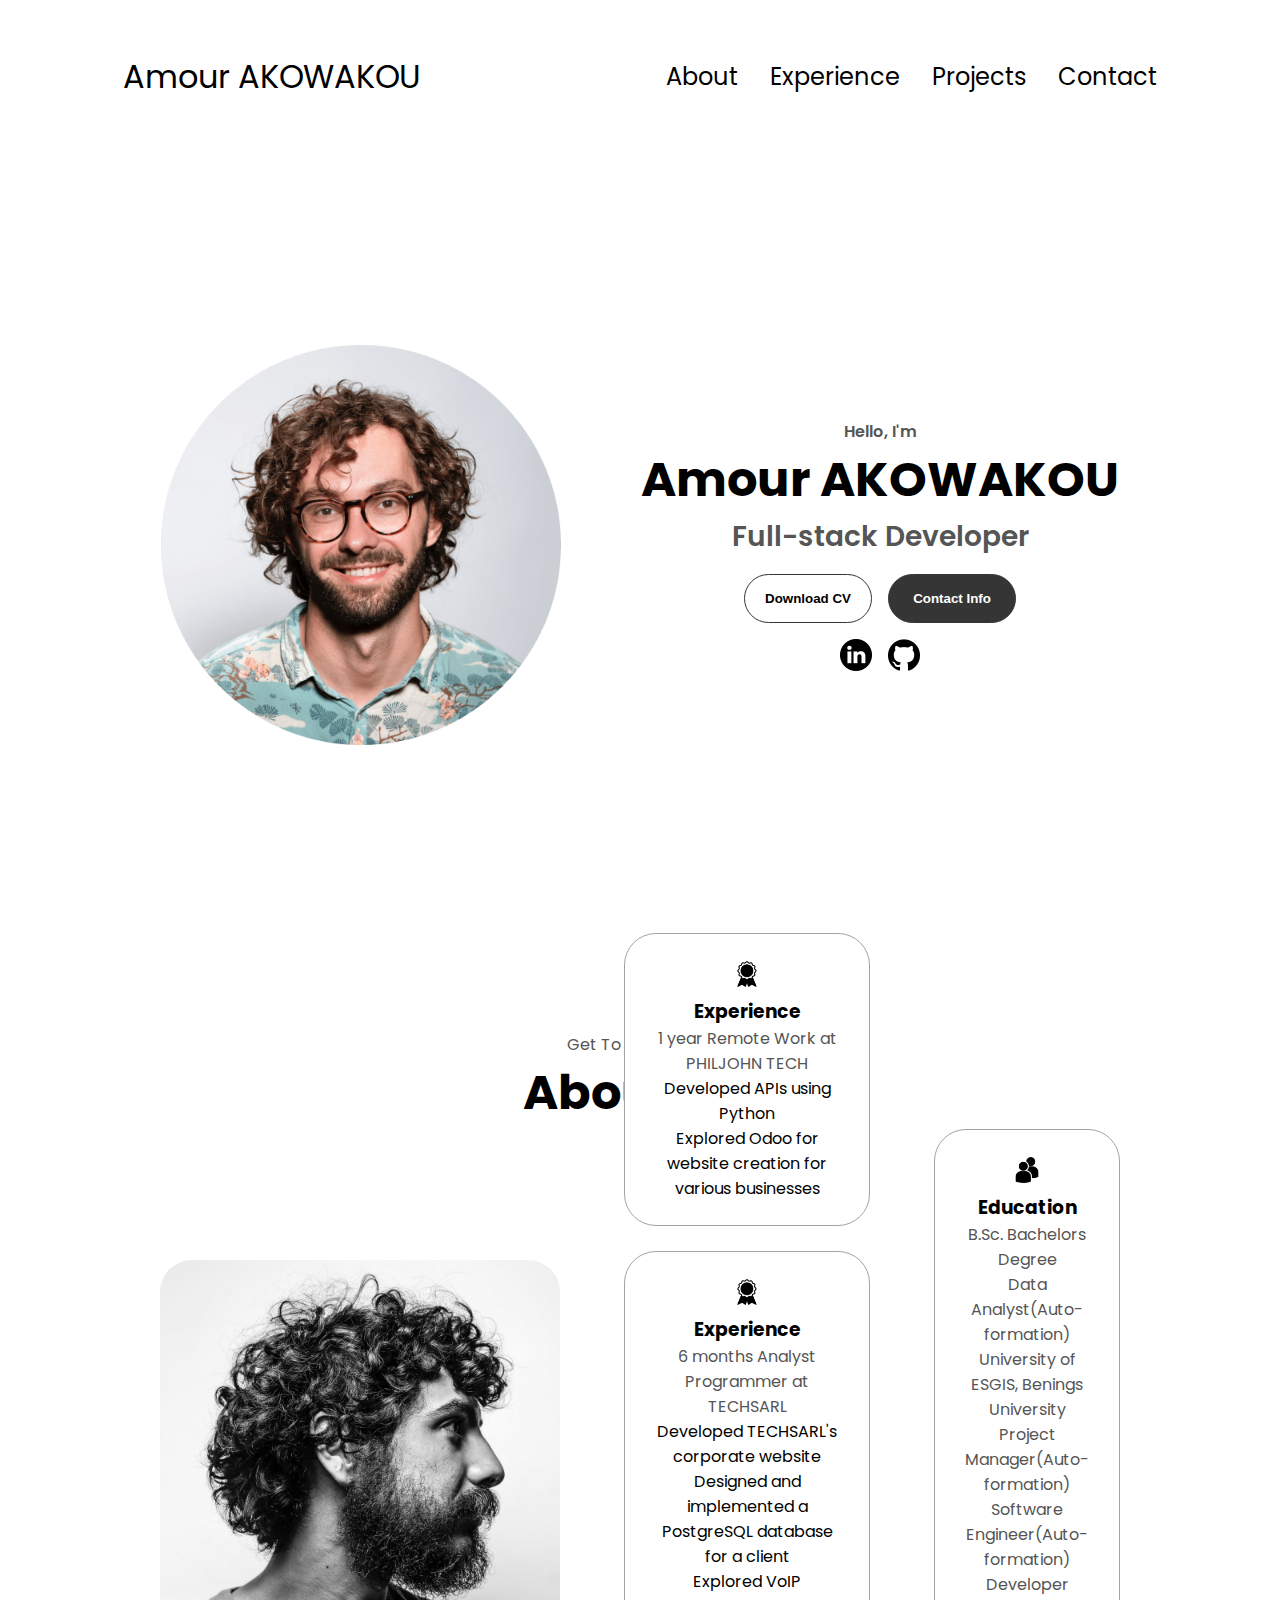
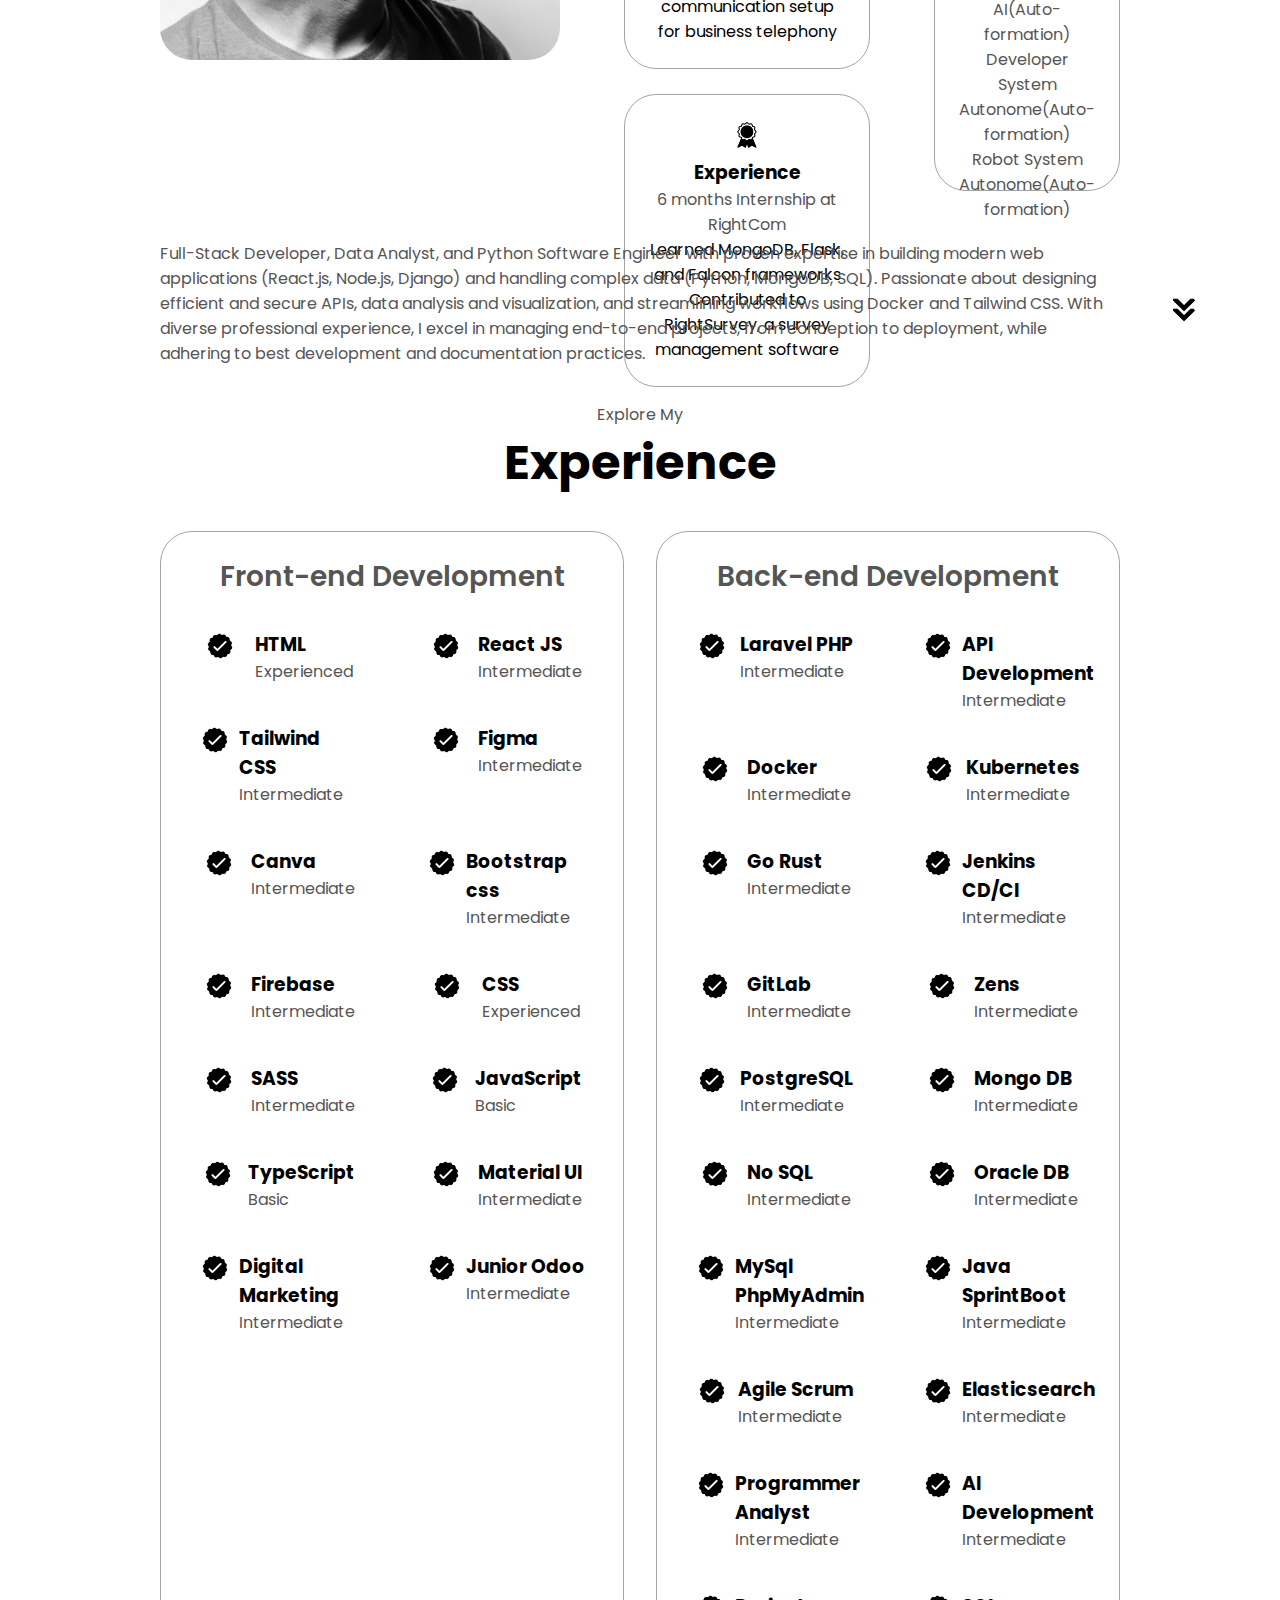
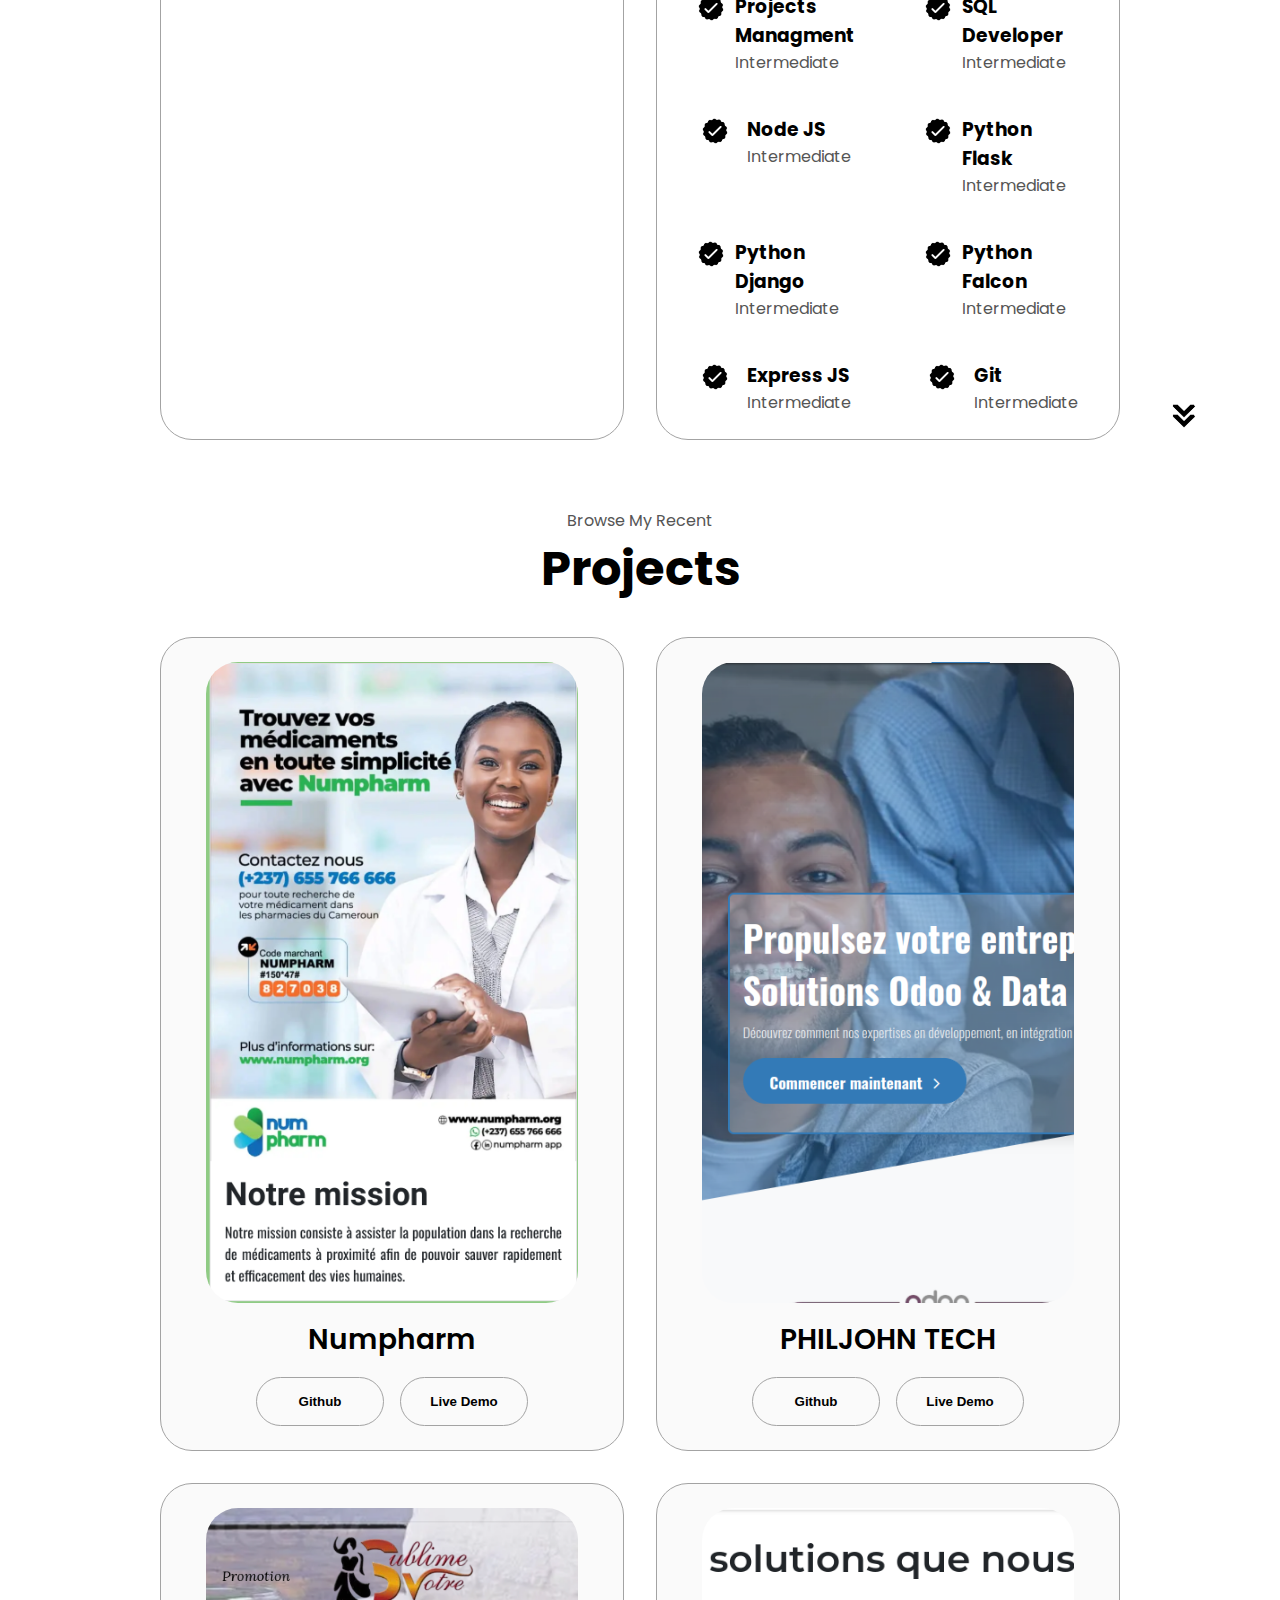
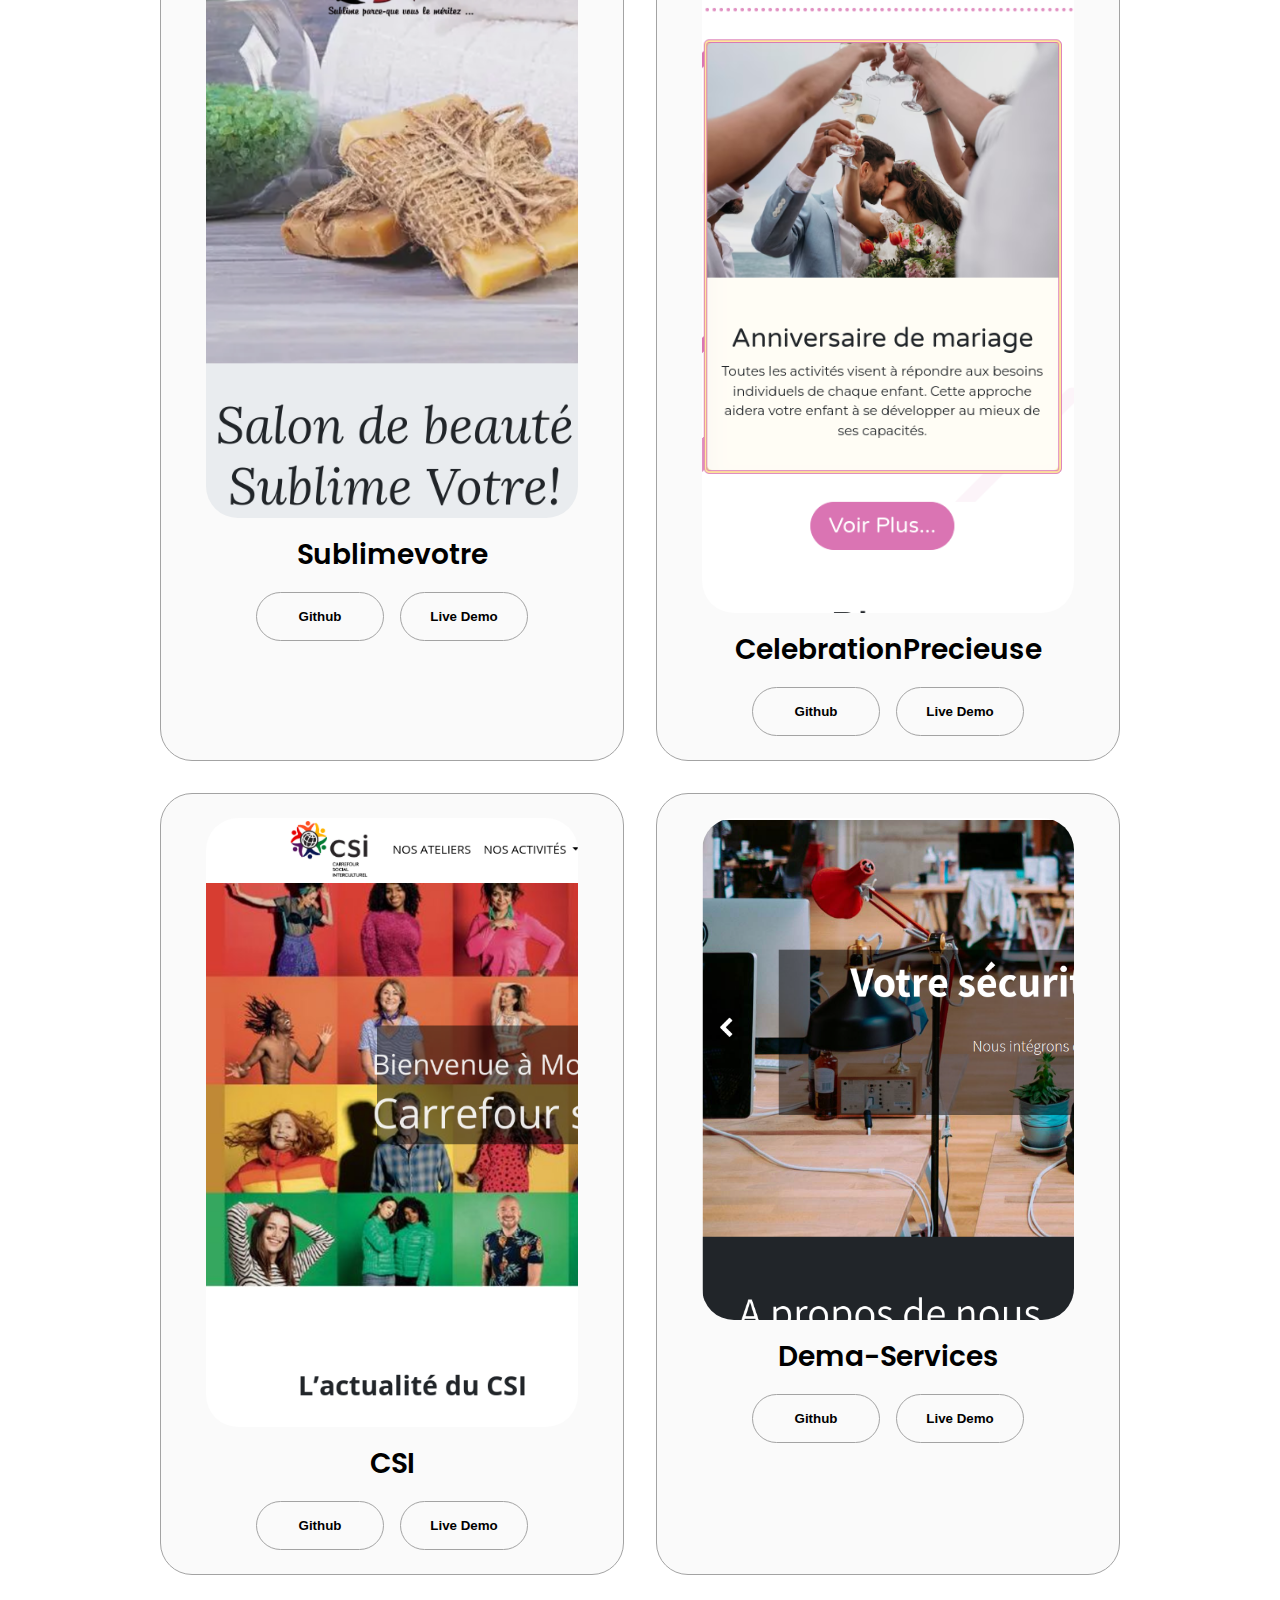
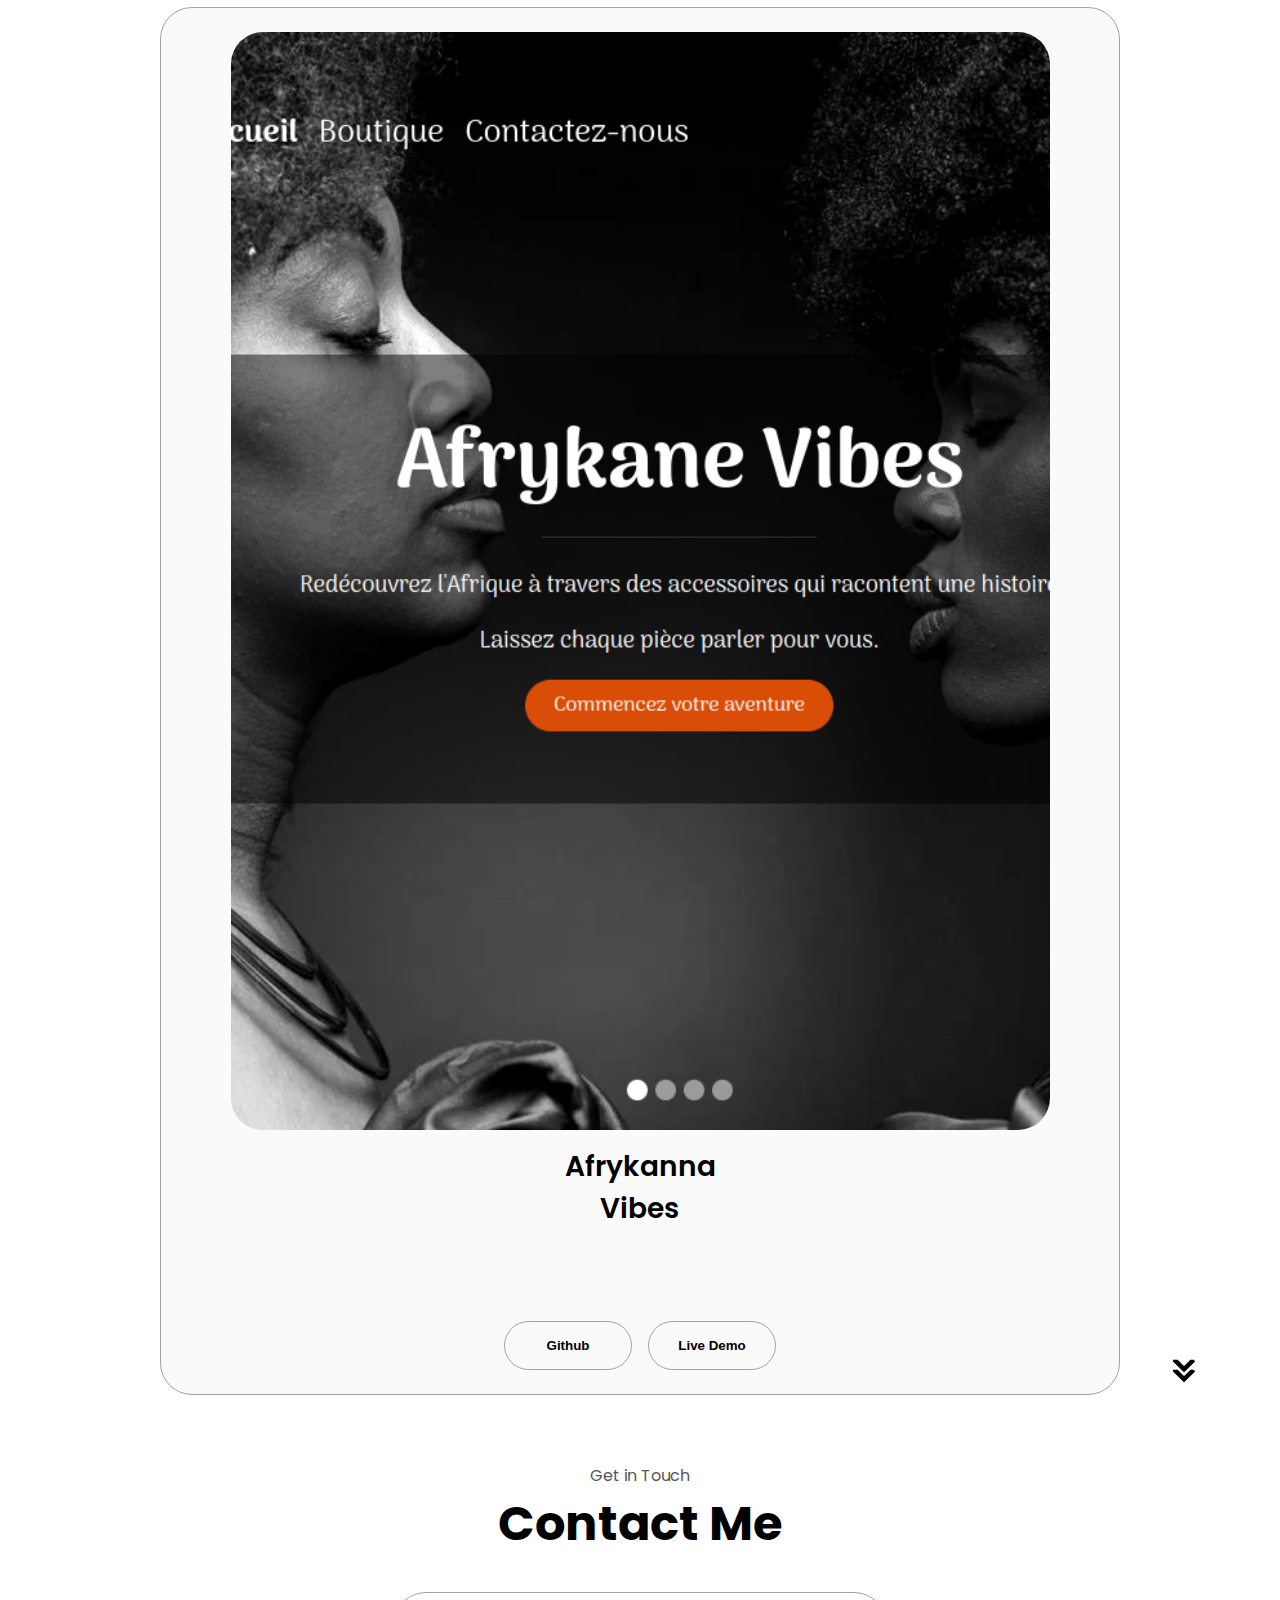
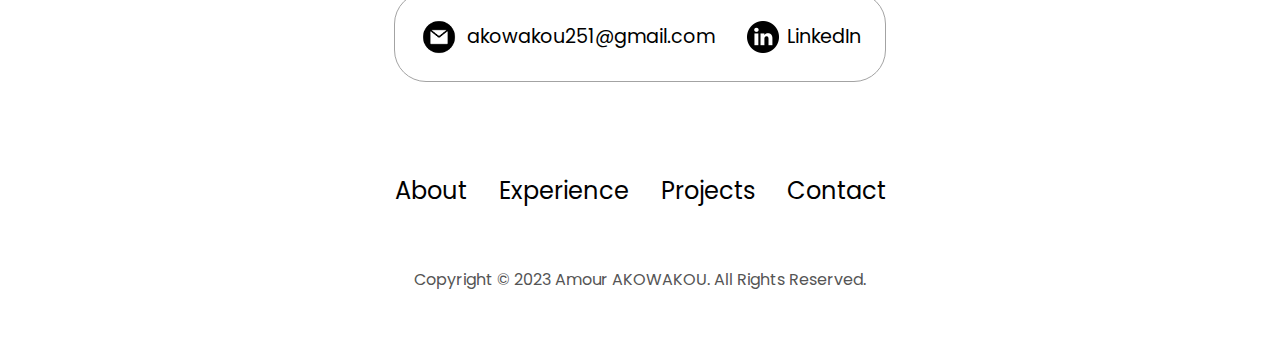
<file: index.html>
<!DOCTYPE html>
<html lang="en">
  <head>
    <meta charset="UTF-8" />
    <meta http-equiv="X-UA-Compatible" content="IE=edge" />
    <meta name="viewport" content="width=device-width, initial-scale=1.0" />
    <title>Amour-Portfolio</title>
    <link rel="icon" href="/assets/about-pic.png" type="image/png">
    <link rel="stylesheet" href="style.css" />
    <link rel="stylesheet" href="mediaqueries.css" />
  </head>
  <body>
    <nav id="desktop-nav">
      <div class="logo">Amour AKOWAKOU</div>
      <div>
        <ul class="nav-links">
          <li><a href="#about">About</a></li>
          <li><a href="#experience">Experience</a></li>
          <li><a href="#projects">Projects</a></li>
          <li><a href="#contact">Contact</a></li>
        </ul>
      </div>
    </nav>
    <nav id="hamburger-nav">
      <div class="logo">Amour</div>
      <div class="hamburger-menu">
        <div class="hamburger-icon" onclick="toggleMenu()">
          <span></span>
          <span></span>
          <span></span>
        </div>
        <div class="menu-links">
          <li><a href="#about" onclick="toggleMenu()">About</a></li>
          <li><a href="#experience" onclick="toggleMenu()">Experience</a></li>
          <li><a href="#projects" onclick="toggleMenu()">Projects</a></li>
          <li><a href="#contact" onclick="toggleMenu()">Contact</a></li>
        </div>
      </div>
    </nav>
    <section id="profile">
      <div class="section__pic-container">
        <img src="./assets/profile-pic.png" alt="Amour profile picture" />
      </div>
      <div class="section__text">
        <p class="section__text__p1">Hello, I'm</p>
        <h1 class="title">Amour AKOWAKOU</h1>
        <p class="section__text__p2">Full-stack Developer</p>
        <div class="btn-container">
          <button
            class="btn btn-color-2"
            onclick="window.open('./assets/resume_cv.pdf')"
          >
            Download CV
          </button>
          <button class="btn btn-color-1" onclick="location.href='./#contact'">
            Contact Info
          </button>
        </div>
        <div id="socials-container">
          <img
            src="./assets/linkedin.png"
            alt="My LinkedIn profile"
            class="icon"
            onclick="location.href='https://www.linkedin.com/in/amour-akowakou-b3388127a?trk=contact-info'"
          />
          <img
            src="./assets/github.png"
            alt="My Github profile"
            class="icon"
            onclick="location.href='https://github.com/AKOWAKOU'"
          />
        </div>
      </div>
    </section>
    <section id="about">
      <p class="section__text__p1">Get To Know More</p>
      <h1 class="title">About Me</h1>
      <div class="section-container">
        <div class="section__pic-container">
          <img
            src="./assets/about-pic.png"
            alt="Profile picture"
            class="about-pic"
          />
        </div>
        <div class="about-details-container">
          <div class="details-container">
            <img
              src="./assets/experience.png"
              alt="Experience icon"
              class="icon"
            />
            <h3>Experience</h3>
            <p>1 year Remote Work at PHILJOHN TECH</p>
            <ul>
              <li>Developed APIs using Python</li>
              <li>Explored Odoo for website creation for various businesses</li>
            </ul>
          </div>  
          <br>        
          <div class="details-container">
            <img
              src="./assets/experience.png"
              alt="Experience icon"
              class="icon"
            />
            <h3>Experience</h3>
            <p>6 months Analyst Programmer at TECHSARL</p>
            <ul>
              <li>Developed TECHSARL's corporate website</li>
              <li>Designed and implemented a PostgreSQL database for a client</li>
              <li>Explored VoIP communication setup for business telephony</li>
            </ul>
          </div>
          <br>
          <div class="details-container">
            <img
              src="./assets/experience.png"
              alt="Experience icon"
              class="icon"
            />
            <h3>Experience</h3>
            <p>6 months Internship at RightCom</p>
            <ul>
              <li>Learned MongoDB, Flask, and Falcon frameworks</li>
              <li>Contributed to RightSurvey, a survey management software</li>
            </ul>
          </div>        
          </div>                     
            <div class="details-container">
              <img
                src="./assets/education.png"
                alt="Education icon"
                class="icon"
              />
              <h3>Education</h3>
              <p>B.Sc. Bachelors Degree
                <br />
                Data Analyst(Auto-formation)
                <br>
                University of ESGIS, Benings University
                <br>
                Project Manager(Auto-formation)
                <br>
                Software Engineer(Auto-formation)
                <br>
                Developer AI(Auto-formation)
                <br>
                Developer System Autonome(Auto-formation)
                <br>
                Robot System Autonome(Auto-formation)
              </p>
            </div>
          </div>
          <br>
          <br>
          <div class="text-container">
            <p>
              Full-Stack Developer, Data Analyst, and Python Software Engineer 
              with proven expertise in building modern web applications (React.js, Node.js, Django) 
              and handling complex data (Python, MongoDB, SQL). 
              Passionate about designing efficient and secure APIs, data analysis and visualization, 
              and streamlining workflows using Docker and Tailwind CSS. With diverse professional experience,
              I excel in managing end-to-end projects, from conception to deployment, 
              while adhering to best development and documentation practices.
            </p>
          </div>
        </div>
      </div>
      <img
        src="./assets/arrow.png"
        alt="Arrow icon"
        class="icon arrow"
        onclick="location.href='./#experience'"
      />
    </section>
    <section id="experience">
      <p class="section__text__p1">Explore My</p>
      <h1 class="title">Experience</h1>
      <div class="experience-details-container">
        <div class="about-containers">
          <div class="details-container">
            <h2 class="experience-sub-title">Front-end Development</h2>
            <div class="article-container">
              <article>
                <img
                  src="./assets/checkmark.png"
                  alt="Experience icon"
                  class="icon"
                />
                <div>
                  <h3>HTML</h3>
                  <p>Experienced</p>
                </div>
              </article>
              <article>
                <img
                  src="./assets/checkmark.png"
                  alt="Experience icon"
                  class="icon"
                />
                <div>
                  <h3>React JS</h3>
                  <p>Intermediate</p>
                </div>
              </article>
              <article>
                <img
                  src="./assets/checkmark.png"
                  alt="Experience icon"
                  class="icon"
                />
                <div>
                  <h3>Tailwind CSS</h3>
                  <p>Intermediate</p>
                </div>
              </article>
              <article>
                <img
                  src="./assets/checkmark.png"
                  alt="Experience icon"
                  class="icon"
                />
                <div>
                  <h3>Figma </h3>
                  <p>Intermediate</p>
                </div>
              </article>
              <article>
                <img
                  src="./assets/checkmark.png"
                  alt="Experience icon"
                  class="icon"
                />
                <div>
                  <h3>Canva</h3>
                  <p>Intermediate</p>
                </div>
              </article>
              <article>
                <img
                  src="./assets/checkmark.png"
                  alt="Experience icon"
                  class="icon"
                />
                <div>
                  <h3>Bootstrap css</h3>
                  <p>Intermediate</p>
                </div>
              </article>
              <article>
                <img
                  src="./assets/checkmark.png"
                  alt="Experience icon"
                  class="icon"
                />
                <div>
                  <h3>Firebase</h3>
                  <p>Intermediate</p>
                </div>
              </article>
              <article>
                <img
                  src="./assets/checkmark.png"
                  alt="Experience icon"
                  class="icon"
                />
                <div>
                  <h3>CSS</h3>
                  <p>Experienced</p>
                </div>
              </article>
              <article>
                <img
                  src="./assets/checkmark.png"
                  alt="Experience icon"
                  class="icon"
                />
                <div>
                  <h3>SASS</h3>
                  <p>Intermediate</p>
                </div>
              </article>
              <article>
                <img
                  src="./assets/checkmark.png"
                  alt="Experience icon"
                  class="icon"
                />
                <div>
                  <h3>JavaScript</h3>
                  <p>Basic</p>
                </div>
              </article>
              <article>
                <img
                  src="./assets/checkmark.png"
                  alt="Experience icon"
                  class="icon"
                />
                <div>
                  <h3>TypeScript</h3>
                  <p>Basic</p>
                </div>
              </article>
              <article>
                <img
                  src="./assets/checkmark.png"
                  alt="Experience icon"
                  class="icon"
                />
                <div>
                  <h3>Material UI</h3>
                  <p>Intermediate</p>
                </div>
              </article>
              <article>
                <img
                  src="./assets/checkmark.png"
                  alt="Experience icon"
                  class="icon"
                />
                <div>
                  <h3>Digital Marketing</h3>
                  <p>Intermediate</p>
                </div>
              </article>
              <article>
                <img
                  src="./assets/checkmark.png"
                  alt="Experience icon"
                  class="icon"
                />
                <div>
                  <h3>Junior Odoo</h3>
                  <p>Intermediate</p>
                </div>
              </article>
            </div>
          </div>
          <div class="details-container">
            <h2 class="experience-sub-title">Back-end Development</h2>
            <div class="article-container">
              <article>
                <img
                  src="./assets/checkmark.png"
                  alt="Experience icon"
                  class="icon"
                />
                <div>
                  <h3>Laravel PHP</h3>
                  <p>Intermediate</p>
                </div>
              </article>
              <article>
                <img
                  src="./assets/checkmark.png"
                  alt="Experience icon"
                  class="icon"
                />
                <div>
                  <h3>API Development</h3>
                  <p>Intermediate</p>
                </div>
              </article>
              <article>
                <img
                  src="./assets/checkmark.png"
                  alt="Experience icon"
                  class="icon"
                />
                <div>
                  <h3>Docker</h3>
                  <p>Intermediate</p>
                </div>
              </article>
              <article>
                <img
                  src="./assets/checkmark.png"
                  alt="Experience icon"
                  class="icon"
                />
                <div>
                  <h3>Kubernetes</h3>
                  <p>Intermediate</p>
                </div>
              </article>
              <article>
                <img
                  src="./assets/checkmark.png"
                  alt="Experience icon"
                  class="icon"
                />
                <div>
                  <h3>Go Rust</h3>
                  <p>Intermediate</p>
                </div>
              </article>
              <article>
                <img
                  src="./assets/checkmark.png"
                  alt="Experience icon"
                  class="icon"
                />
                <div>
                  <h3>Jenkins CD/CI</h3>
                  <p>Intermediate</p>
                </div>
              </article>
              <article>
                <img
                  src="./assets/checkmark.png"
                  alt="Experience icon"
                  class="icon"
                />
                <div>
                  <h3>GitLab</h3>
                  <p>Intermediate</p>
                </div>
              </article>
              <article>
                <img
                  src="./assets/checkmark.png"
                  alt="Experience icon"
                  class="icon"
                />
                <div>
                  <h3>Zens</h3>
                  <p>Intermediate</p>
                </div>
              </article>
              <article>
                <img
                  src="./assets/checkmark.png"
                  alt="Experience icon"
                  class="icon"
                />
                <div>
                  <h3>PostgreSQL</h3>
                  <p>Intermediate</p>
                </div>
              </article>
              <article>
                <img
                  src="./assets/checkmark.png"
                  alt="Experience icon"
                  class="icon"
                />
                <div>
                  <h3>Mongo DB</h3>
                  <p>Intermediate</p>
                </div>
              </article>
              <article>
                <img
                  src="./assets/checkmark.png"
                  alt="Experience icon"
                  class="icon"
                />
                <div>
                  <h3>No SQL</h3>
                  <p>Intermediate</p>
                </div>
              </article>
              <article>
                <img
                  src="./assets/checkmark.png"
                  alt="Experience icon"
                  class="icon"
                />
                <div>
                  <h3>Oracle DB</h3>
                  <p>Intermediate</p>
                </div>
              </article>
              <article>
                <img
                  src="./assets/checkmark.png"
                  alt="Experience icon"
                  class="icon"
                />
                <div>
                  <h3>MySql PhpMyAdmin</h3>
                  <p>Intermediate</p>
                </div>
              </article>
              <article>
                <img
                  src="./assets/checkmark.png"
                  alt="Experience icon"
                  class="icon"
                />
                <div>
                  <h3>Java SprintBoot</h3>
                  <p>Intermediate</p>
                </div>
              </article>
              <article>
                <img
                  src="./assets/checkmark.png"
                  alt="Experience icon"
                  class="icon"
                />
                <div>
                  <h3>Agile Scrum</h3>
                  <p>Intermediate</p>
                </div>
              </article>
              <article>
                <img
                  src="./assets/checkmark.png"
                  alt="Experience icon"
                  class="icon"
                />
                <div>
                  <h3>Elasticsearch</h3>
                  <p>Intermediate</p>
                </div>
              </article>
              <article>
                <img
                  src="./assets/checkmark.png"
                  alt="Experience icon"
                  class="icon"
                />
                <div>
                  <h3>Programmer Analyst</h3>
                  <p>Intermediate</p>
                </div>
              </article>
              <article>
                <img
                  src="./assets/checkmark.png"
                  alt="Experience icon"
                  class="icon"
                />
                <div>
                  <h3>AI Development</h3>
                  <p>Intermediate</p>
                </div>
              </article>
              <article>
                <img
                  src="./assets/checkmark.png"
                  alt="Experience icon"
                  class="icon"
                />
                <div>
                  <h3>Projects Managment</h3>
                  <p>Intermediate</p>
                </div>
              </article>
              <article>
                <img
                  src="./assets/checkmark.png"
                  alt="Experience icon"
                  class="icon"
                />
                <div>
                  <h3>SQL Developer</h3>
                  <p>Intermediate</p>
                </div>
              </article>
              <article>
                <img
                  src="./assets/checkmark.png"
                  alt="Experience icon"
                  class="icon"
                />
                <div>
                  <h3>Node JS</h3>
                  <p>Intermediate</p>
                </div>
              </article>
              <article>
                <img
                  src="./assets/checkmark.png"
                  alt="Experience icon"
                  class="icon"
                />
                <div>
                  <h3>Python Flask</h3>
                  <p>Intermediate</p>
                </div>
              </article>
              <article>
                <img
                  src="./assets/checkmark.png"
                  alt="Experience icon"
                  class="icon"
                />
                <div>
                  <h3>Python Django</h3>
                  <p>Intermediate</p>
                </div>
              </article>
              <article>
                <img
                  src="./assets/checkmark.png"
                  alt="Experience icon"
                  class="icon"
                />
                <div>
                  <h3>Python Falcon</h3>
                  <p>Intermediate</p>
                </div>
              </article>
              <article>
                <img
                  src="./assets/checkmark.png"
                  alt="Experience icon"
                  class="icon"
                />
                <div>
                  <h3>Express JS</h3>
                  <p>Intermediate</p>
                </div>
              </article>
              <article>
                <img
                  src="./assets/checkmark.png"
                  alt="Experience icon"
                  class="icon"
                />
                <div>
                  <h3>Git</h3>
                  <p>Intermediate</p>
                </div>
              </article>
            </div>
          </div>
        </div>
      </div>
      <img
        src="./assets/arrow.png"
        alt="Arrow icon"
        class="icon arrow"
        onclick="location.href='./#projects'"
      />
    </section>
    <section id="projects">
      <p class="section__text__p1">Browse My Recent</p>
      <h1 class="title">Projects</h1>
      <div class="experience-details-container">
        <div class="about-containers">
          <div class="details-container color-container">
            <div class="article-container">
              <img
                src="./assets/pro1.png"
                alt="Project 1"
                class="project-img"
              />
            </div>
            <h2 class="experience-sub-title project-title">Numpharm</h2>
            <div class="btn-container">
              <button
                class="btn btn-color-2 project-btn"
                onclick="location.href='https://github.com/'"
              >
                Github
              </button>
              <button
                class="btn btn-color-2 project-btn"
                onclick="location.href='https://numpharm.org/'"
              >
                Live Demo
              </button>
            </div>
          </div>
          <div class="details-container color-container">
            <div class="article-container">
              <img
                src="./assets/pro2.png"
                alt="Project 2"
                class="project-img"
              />
            </div>
            <h2 class="experience-sub-title project-title">PHILJOHN TECH</h2>
            <div class="btn-container">
              <button
                class="btn btn-color-2 project-btn"
                onclick="location.href='https://github.com/'"
              >
                Github
              </button>
              <button
                class="btn btn-color-2 project-btn"
                onclick="location.href='https://www.philjohntech.com/'"
              >
                Live Demo
              </button>
            </div>
          </div>
          <div class="details-container color-container">
            <div class="article-container">
              <img
                src="./assets/pro3.png"
                alt="Project 3"
                class="project-img"
              />
            </div>
            <h2 class="experience-sub-title project-title">Sublimevotre</h2>
            <div class="btn-container">
              <button
                class="btn btn-color-2 project-btn"
                onclick="location.href='https://github.com/'"
              >
                Github
              </button>
              <button
                class="btn btn-color-2 project-btn"
                onclick="location.href='https://www.sublimevotre.ca'"
              >
                Live Demo
              </button>
            </div>
          </div>
          <div class="details-container color-container">
            <div class="article-container">
              <img
                src="./assets/pro6.png"
                alt="Project 3"
                class="project-img"
              />
            </div>
            <h2 class="experience-sub-title project-title">CelebrationPrecieuse</h2>
            <div class="btn-container">
              <button
                class="btn btn-color-2 project-btn"
                onclick="location.href='https://github.com/'"
              >
                Github
              </button>
              <button
                class="btn btn-color-2 project-btn"
                onclick="location.href=' www.celebrationprecieuse.com'"
              >
                Live Demo
              </button>
            </div>
          </div>
          <div class="details-container color-container">
            <div class="article-container">
              <img
                src="./assets/pro4.png"
                alt="Project 3"
                class="project-img"
              />
            </div>
            <h2 class="experience-sub-title project-title">CSI</h2>
            <div class="btn-container">
              <button
                class="btn btn-color-2 project-btn"
                onclick="location.href='https://github.com/'"
              >
                Github
              </button>
              <button
                class="btn btn-color-2 project-btn"
                onclick="location.href='https://www.csi-moulins.fr'"
              >
                Live Demo
              </button>
            </div>
          </div>
          <div class="details-container color-container">
            <div class="article-container">
              <img
                src="./assets/pro7.png"
                alt="Project 3"
                class="project-img"
              />
            </div>
            <h2 class="experience-sub-title project-title">Dema-Services</h2>
            <div class="btn-container">
              <button
                class="btn btn-color-2 project-btn"
                onclick="location.href='https://github.com/'"
              >
                Github
              </button>
              <button
                class="btn btn-color-2 project-btn"
                onclick="location.href='https://www.demaservices.cm'"
              >
                Live Demo
              </button>
            </div>
          </div>
          <div class="details-container color-container">
            <div class="article-container">
              <img
                src="./assets/pro5.png"
                alt="Project 3"
                class="project-img"
              />
            </div>
            <h2 class="experience-sub-title project-title">Afrykanna <br> Vibes</h2>
            <br>
            <br>
            <br>
            <div class="btn-container">
              <button
                class="btn btn-color-2 project-btn"
                onclick="location.href='https://github.com/'"
              >
                Github
              </button>
              <button
                class="btn btn-color-2 project-btn"
                onclick="location.href='https://www.afrykanna.com'"
              >
                Live Demo
              </button>
            </div>
          </div>

        </div>
      </div>
      <img
        src="./assets/arrow.png"
        alt="Arrow icon"
        class="icon arrow"
        onclick="location.href='./#contact'"
      />
    </section>
    <section id="contact">
      <p class="section__text__p1">Get in Touch</p>
      <h1 class="title">Contact Me</h1>
      <div class="contact-info-upper-container">
        <div class="contact-info-container">
          <img
            src="./assets/email.png"
            alt="Email icon"
            class="icon contact-icon email-icon"
          />
          <p><a href="mailto:examplemail@gmail.com">akowakou251@gmail.com</a></p>
        </div>
        <div class="contact-info-container">
          <img
            src="./assets/linkedin.png"
            alt="LinkedIn icon"
            class="icon contact-icon"
          />
          <p><a href="https://www.linkedin.com/in/amour-akowakou-b3388127a?trk=contact-info">LinkedIn</a></p>
        </div>
      </div>
    </section>
    <footer>
      <nav>
        <div class="nav-links-container">
          <ul class="nav-links">
            <li><a href="#about">About</a></li>
            <li><a href="#experience">Experience</a></li>
            <li><a href="#projects">Projects</a></li>
            <li><a href="#contact">Contact</a></li>
          </ul>
        </div>
      </nav>
      <p>Copyright &#169; 2023 Amour AKOWAKOU. All Rights Reserved.</p>
    </footer>
    <script src="script.js"></script>
  </body>
</html>
</file>
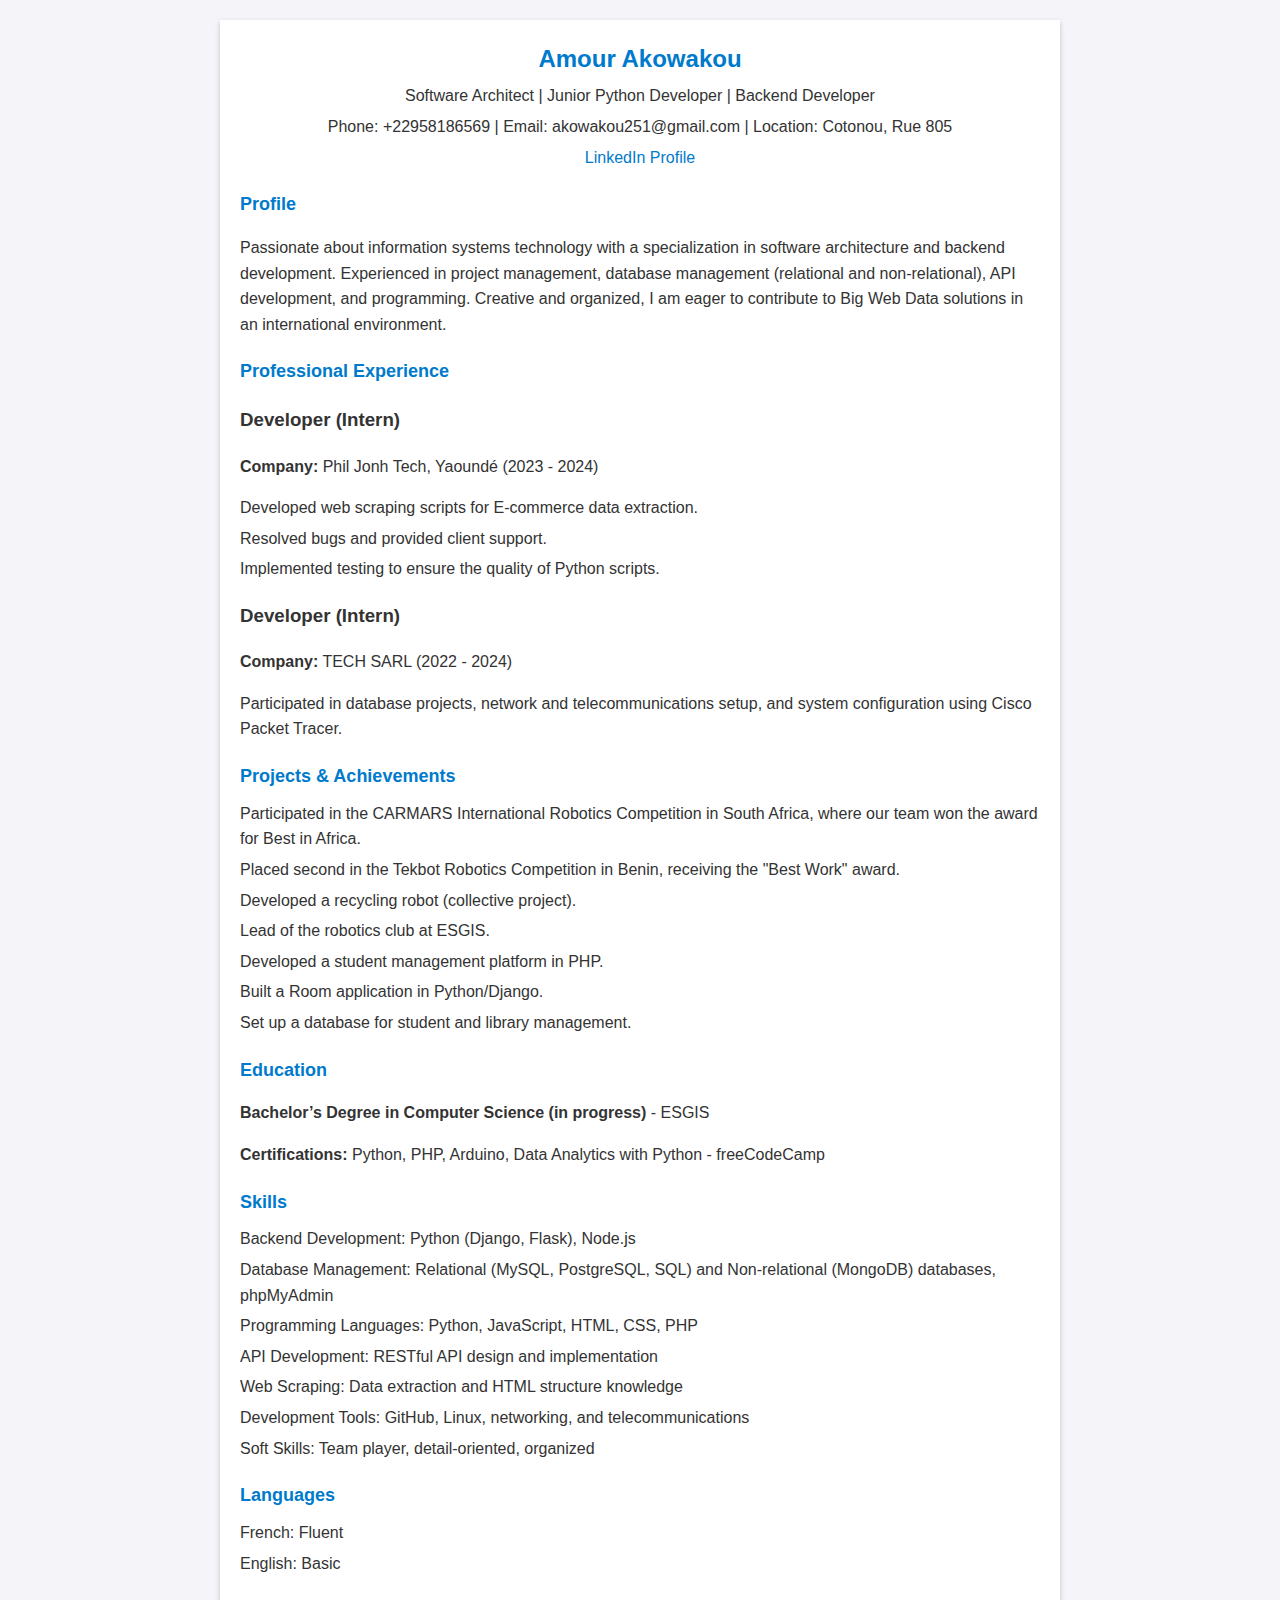
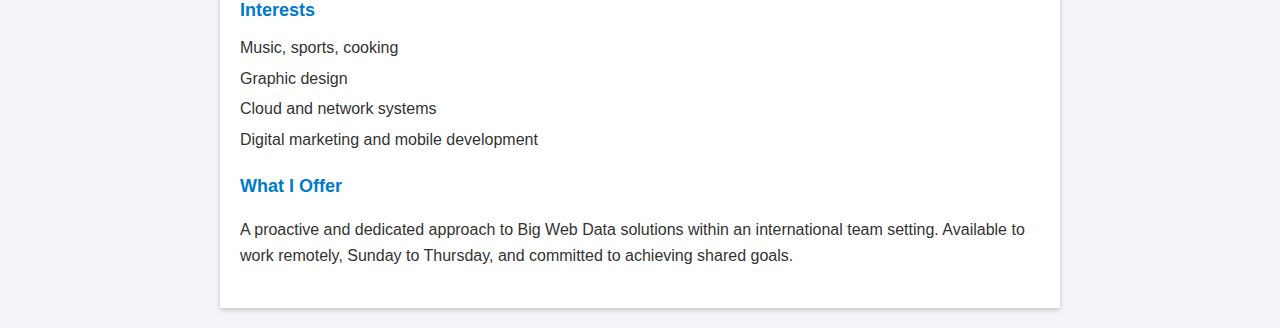
<file: cv.html>
<!DOCTYPE html>
<html lang="en">
<head>
  <meta charset="UTF-8">
  <meta name="viewport" content="width=device-width, initial-scale=1.0">
  <title>Junior Python Developer - CV</title>
  <link rel="stylesheet" href="styles.css">
</head>
<body>
  <div class="cv-container">
    <header>
      <h1>Amour Akowakou</h1>
      <p>Software Architect | Junior Python Developer | Backend Developer</p>
      <p>
        Phone: +22958186569 | Email: akowakou251@gmail.com | Location: Cotonou, Rue 805
      </p>
      <a href="https://www.linkedin.com/in/amour-akowakou-b3388127a?trk=contact-info" target="_blank">LinkedIn Profile</a>
    </header>

    <section>
      <h2>Profile</h2>
      <p>
        Passionate about information systems technology with a specialization in software architecture
        and backend development. Experienced in project management, database management (relational and non-relational), API development, and programming. Creative and organized, I am eager to contribute to Big Web Data solutions in an international environment.
      </p>
    </section>

    <section>
      <h2>Professional Experience</h2>
      <h3>Developer (Intern)</h3>
      <p><strong>Company:</strong> Phil Jonh Tech, Yaoundé (2023 - 2024)</p>
      <ul>
        <li>Developed web scraping scripts for E-commerce data extraction.</li>
        <li>Resolved bugs and provided client support.</li>
        <li>Implemented testing to ensure the quality of Python scripts.</li>
      </ul>

      <h3>Developer (Intern)</h3>
      <p><strong>Company:</strong> TECH SARL (2022 - 2024)</p>
      <ul>
        <li>Participated in database projects, network and telecommunications setup, and system configuration using Cisco Packet Tracer.</li>
      </ul>
    </section>

    <section>
      <h2>Projects & Achievements</h2>
      <ul>
        <li>Participated in the CARMARS International Robotics Competition in South Africa, where our team won the award for Best in Africa.</li>
        <li>Placed second in the Tekbot Robotics Competition in Benin, receiving the "Best Work" award.</li>
        <li>Developed a recycling robot (collective project).</li>
        <li>Lead of the robotics club at ESGIS.</li>
        <li>Developed a student management platform in PHP.</li>
        <li>Built a Room application in Python/Django.</li>
        <li>Set up a database for student and library management.</li>
      </ul>
    </section>

    <section>
      <h2>Education</h2>
      <p>
        <strong>Bachelor’s Degree in Computer Science (in progress)</strong> - ESGIS
      </p>
      <p>
        <strong>Certifications:</strong> Python, PHP, Arduino, Data Analytics with Python - freeCodeCamp
      </p>
    </section>

    <section>
      <h2>Skills</h2>
      <ul>
        <li>Backend Development: Python (Django, Flask), Node.js</li>
        <li>Database Management: Relational (MySQL, PostgreSQL, SQL) and Non-relational (MongoDB) databases, phpMyAdmin</li>
        <li>Programming Languages: Python, JavaScript, HTML, CSS, PHP</li>
        <li>API Development: RESTful API design and implementation</li>
        <li>Web Scraping: Data extraction and HTML structure knowledge</li>
        <li>Development Tools: GitHub, Linux, networking, and telecommunications</li>
        <li>Soft Skills: Team player, detail-oriented, organized</li>
      </ul>
    </section>

    <section>
      <h2>Languages</h2>
      <ul>
        <li>French: Fluent</li>
        <li>English: Basic</li>
      </ul>
    </section>

    <section>
      <h2>Interests</h2>
      <ul>
        <li>Music, sports, cooking</li>
        <li>Graphic design</li>
        <li>Cloud and network systems</li>
        <li>Digital marketing and mobile development</li>
      </ul>
    </section>

    <section>
      <h2>What I Offer</h2>
      <p>
        A proactive and dedicated approach to Big Web Data solutions within an international team setting. Available to work remotely, Sunday to Thursday, and committed to achieving shared goals.
      </p>
    </section>
  </div>
</body>
</html>
</file>
<file: style.css>
/* GENERAL */

@import url("https://fonts.googleapis.com/css2?family=Poppins:wght@300;400;500;600&display=swap");

* {
  margin: 0;
  padding: 0;
}

body {
  font-family: "Poppins", sans-serif;
}

html {
  scroll-behavior: smooth;
}

p {
  color: rgb(85, 85, 85);
}

/* TRANSITION */

a,
.btn {
  transition: all 300ms ease;
}

/* DESKTOP NAV */

nav,
.nav-links {
  display: flex;
}

nav {
  justify-content: space-around;
  align-items: center;
  height: 17vh;
}

.nav-links {
  gap: 2rem;
  list-style: none;
  font-size: 1.5rem;
}
.details-container ul li{
  list-style: none;
}
a {
  color: black;
  text-decoration: none;
  text-decoration-color: white;
}

a:hover {
  color: grey;
  text-decoration: underline;
  text-underline-offset: 1rem;
  text-decoration-color: rgb(181, 181, 181);
}

.logo {
  font-size: 2rem;
}

.logo:hover {
  cursor: default;
}

/* HAMBURGER MENU */

#hamburger-nav {
  display: none;
}

.hamburger-menu {
  position: relative;
  display: inline-block;
}

.hamburger-icon {
  display: flex;
  flex-direction: column;
  justify-content: space-between;
  height: 24px;
  width: 30px;
  cursor: pointer;
}

.hamburger-icon span {
  width: 100%;
  height: 2px;
  background-color: black;
  transition: all 0.3 ease-in-out;
}

.menu-links {
  position: absolute;
  top: 100%;
  right: 0;
  background-color: white;
  width: fit-content;
  max-height: 0;
  overflow: hidden;
  transition: all 0.3 ease-in-out;
}

.menu-links a {
  display: block;
  padding: 10px;
  text-align: center;
  font-size: 1.5rem;
  color: black;
  text-decoration: none;
  transition: all 0.3 ease-in-out;
}

.menu-links li {
  list-style: none;
}

.menu-links.open {
  max-height: 300px;
}

.hamburger-icon.open span:first-child {
  transform: rotate(45deg) translate(10px, 5px);
}

.hamburger-icon.open span:nth-child(2) {
  opacity: 0;
}

.hamburger-icon.open span:last-child {
  transform: rotate(-45deg) translate(10px, -5px);
}

.hamburger-icon span:first-child {
  transform: none;
}

.hamburger-icon span:first-child {
  opacity: 1;
}

.hamburger-icon span:first-child {
  transform: none;
}

/* SECTIONS */

section {
  padding-top: 4vh;
  height: 96vh;
  margin: 0 10rem;
  box-sizing: border-box;
  min-height: fit-content;
}

.section-container {
  display: flex;
}

/* PROFILE SECTION */

#profile {
  display: flex;
  justify-content: center;
  gap: 5rem;
  height: 80vh;
}

.section__pic-container {
  display: flex;
  height: 400px;
  width: 400px;
  margin: auto 0;
}

.section__text {
  align-self: center;
  text-align: center;
}

.section__text p {
  font-weight: 600;
}

.section__text__p1 {
  text-align: center;
}

.section__text__p2 {
  font-size: 1.75rem;
  margin-bottom: 1rem;
}

.title {
  font-size: 3rem;
  text-align: center;
}

#socials-container {
  display: flex;
  justify-content: center;
  margin-top: 1rem;
  gap: 1rem;
}

/* ICONS */

.icon {
  cursor: pointer;
  height: 2rem;
}

/* BUTTONS */

.btn-container {
  display: flex;
  justify-content: center;
  gap: 1rem;
}

.btn {
  font-weight: 600;
  transition: all 300ms ease;
  padding: 1rem;
  width: 8rem;
  border-radius: 2rem;
}

.btn-color-1,
.btn-color-2 {
  border: rgb(53, 53, 53) 0.1rem solid;
}

.btn-color-1:hover,
.btn-color-2:hover {
  cursor: pointer;
}

.btn-color-1,
.btn-color-2:hover {
  background: rgb(53, 53, 53);
  color: white;
}

.btn-color-1:hover {
  background: rgb(0, 0, 0);
}

.btn-color-2 {
  background: none;
}

.btn-color-2:hover {
  border: rgb(255, 255, 255) 0.1rem solid;
}

.btn-container {
  gap: 1rem;
}

/* ABOUT SECTION */

#about {
  position: relative;
}

.about-containers {
  gap: 2rem;
  margin-bottom: 2rem;
  margin-top: 2rem;
}

.about-details-container {
  justify-content: center;
  flex-direction: column;
}

.about-containers,
.about-details-container {
  display: flex;
}

.about-pic {
  border-radius: 2rem;
}

.arrow {
  position: absolute;
  right: -5rem;
  bottom: 2.5rem;
}

.details-container {
  padding: 1.5rem;
  flex: 1;
  background: white;
  border-radius: 2rem;
  border: rgb(53, 53, 53) 0.1rem solid;
  border-color: rgb(163, 163, 163);
  text-align: center;
}

.section-container {
  gap: 4rem;
  height: 80%;
}

.section__pic-container {
  height: 400px;
  width: 400px;
  margin: auto 0;
}

/* EXPERIENCE SECTION */

#experience {
  position: relative;
}

.experience-sub-title {
  color: rgb(85, 85, 85);
  font-weight: 600;
  font-size: 1.75rem;
  margin-bottom: 2rem;
}

.experience-details-container {
  display: flex;
  justify-content: center;
  flex-direction: column;
}

.article-container {
  display: flex;
  text-align: initial;
  flex-wrap: wrap;
  flex-direction: row;
  gap: 2.5rem;
  justify-content: space-around;
}

article {
  display: flex;
  width: 10rem;
  justify-content: space-around;
  gap: 0.5rem;
}

article .icon {
  cursor: default;
}

/* PROJECTS SECTION */

#projects {
  position: relative;
}

.color-container {
  border-color: rgb(163, 163, 163);
  background: rgb(250, 250, 250);
}

.project-img {
  border-radius: 2rem;
  width: 90%;
  height: 90%;
}

.project-title {
  margin: 1rem;
  color: black;
}

.project-btn {
  color: black;
  border-color: rgb(163, 163, 163);
}

/* CONTACT */

#contact {
  display: flex;
  justify-content: center;
  flex-direction: column;
  height: 70vh;
}

.contact-info-upper-container {
  display: flex;
  justify-content: center;
  border-radius: 2rem;
  border: rgb(53, 53, 53) 0.1rem solid;
  border-color: rgb(163, 163, 163);
  background: (250, 250, 250);
  margin: 2rem auto;
  padding: 0.5rem;
}

.contact-info-container {
  display: flex;
  align-items: center;
  justify-content: center;
  gap: 0.5rem;
  margin: 1rem;
}

.contact-info-container p {
  font-size: larger;
}

.contact-icon {
  cursor: default;
}

.email-icon {
  height: 2.5rem;
}

/* FOOTER SECTION */

footer {
  height: 26vh;
  margin: 0 1rem;
}

footer p {
  text-align: center;
}
</file>
<file: mediaqueries.css>
@media screen and (max-width: 1400px) {
  #profile {
    height: 83vh;
    margin-bottom: 6rem;
  }
  .about-containers {
    flex-wrap: wrap;
  }
  #contact,
  #projects {
    height: fit-content;
  }
}

@media screen and (max-width: 1200px) {
  #desktop-nav {
    display: none;
  }
  #hamburger-nav {
    display: flex;
  }
  #experience,
  .experience-details-container {
    margin-top: 2rem;
  }
  #profile,
  .section-container {
    display: block;
  }
  .arrow {
    display: none;
  }
  section,
  .section-container {
    height: fit-content;
  }
  section {
    margin: 0 5%;
  }
  .section__pic-container {
    width: 275px;
    height: 275px;
    margin: 0 auto 2rem;
  }
  .about-containers {
    margin-top: 0;
  }
}

@media screen and (max-width: 600px) {
  #contact,
  footer {
    height: 40vh;
  }
  #profile {
    height: 83vh;
    margin-bottom: 0;
  }
  article {
    font-size: 1rem;
  }
  footer nav {
    height: fit-content;
    margin-bottom: 2rem;
  }
  .about-containers,
  .contact-info-upper-container,
  .btn-container {
    flex-wrap: wrap;
  }
  .contact-info-container {
    margin: 0;
  }
  .contact-info-container p,
  .nav-links li a {
    font-size: 1rem;
  }
  .experience-sub-title {
    font-size: 1.25rem;
  }
  .logo {
    font-size: 1.5rem;
  }
  .nav-links {
    flex-direction: column;
    gap: 0.5rem;
    text-align: center;
  }
  .section__pic-container {
    width: auto;
    height: 46vw;
    justify-content: center;
  }
  .section__text__p2 {
    font-size: 1.25rem;
  }
  .title {
    font-size: 2rem;
  }
  .text-container {
    text-align: justify;
  }
}
</file>
<file: styles.css>
body {
    font-family: Arial, sans-serif;
    margin: 0;
    padding: 0;
    line-height: 1.6;
    background-color: #f4f4f9;
    color: #333;
  }
  
  .cv-container {
    max-width: 800px;
    margin: 20px auto;
    padding: 20px;
    background: #fff;
    box-shadow: 0 2px 5px rgba(0, 0, 0, 0.2);
  }
  
  header {
    text-align: center;
    margin-bottom: 20px;
  }
  
  header h1 {
    margin: 0;
    font-size: 24px;
    color: #007acc;
  }
  
  header p {
    margin: 5px 0;
  }
  
  header a {
    color: #007acc;
    text-decoration: none;
  }
  
  header a:hover {
    text-decoration: underline;
  }
  
  section {
    margin-bottom: 20px;
  }
  
  section h2 {
    font-size: 18px;
    margin-bottom: 10px;
    color: #007acc;
  }
  
  ul {
    margin: 0;
    padding: 0;
    list-style: none;
  }
  
  ul li {
    margin: 5px 0;
  }
</file>
